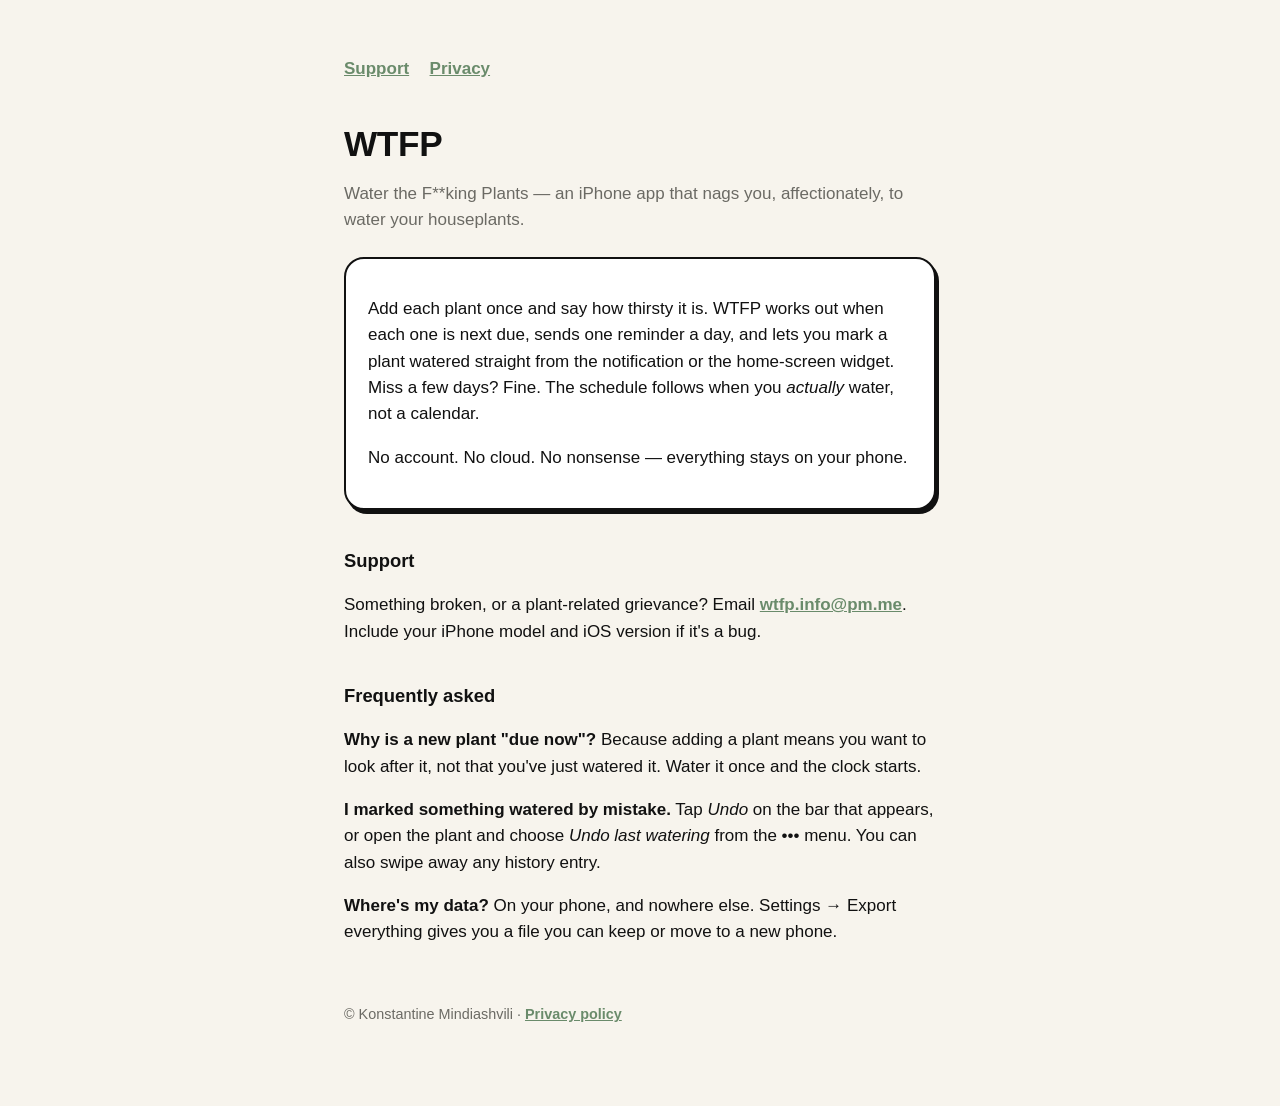
<file: index.html>
<!doctype html><html lang="en"><head><meta charset="utf-8"><meta name="viewport" content="width=device-width,initial-scale=1">
<title>WTFP — Water the F**king Plants</title><link rel="stylesheet" href="style.css"></head><body><main>
<nav><a href="./">Support</a><a href="privacy.html">Privacy</a></nav>
<h1>WTFP</h1><p class="sub">Water the F**king Plants — an iPhone app that nags you, affectionately, to water your houseplants.</p>
<div class="card"><p>Add each plant once and say how thirsty it is. WTFP works out when each one is next due, sends one reminder a day, and lets you mark a plant watered straight from the notification or the home-screen widget. Miss a few days? Fine. The schedule follows when you <em>actually</em> water, not a calendar.</p>
<p>No account. No cloud. No nonsense — everything stays on your phone.</p></div>
<h2>Support</h2>
<p>Something broken, or a plant-related grievance? Email <a href="mailto:wtfp.info@pm.me">wtfp.info@pm.me</a>. Include your iPhone model and iOS version if it's a bug.</p>
<h2>Frequently asked</h2>
<p><strong>Why is a new plant "due now"?</strong> Because adding a plant means you want to look after it, not that you've just watered it. Water it once and the clock starts.</p>
<p><strong>I marked something watered by mistake.</strong> Tap <em>Undo</em> on the bar that appears, or open the plant and choose <em>Undo last watering</em> from the ••• menu. You can also swipe away any history entry.</p>
<p><strong>Where's my data?</strong> On your phone, and nowhere else. Settings → Export everything gives you a file you can keep or move to a new phone.</p>
<footer>© Konstantine Mindiashvili · <a href="privacy.html">Privacy policy</a></footer></main></body></html>
</file>
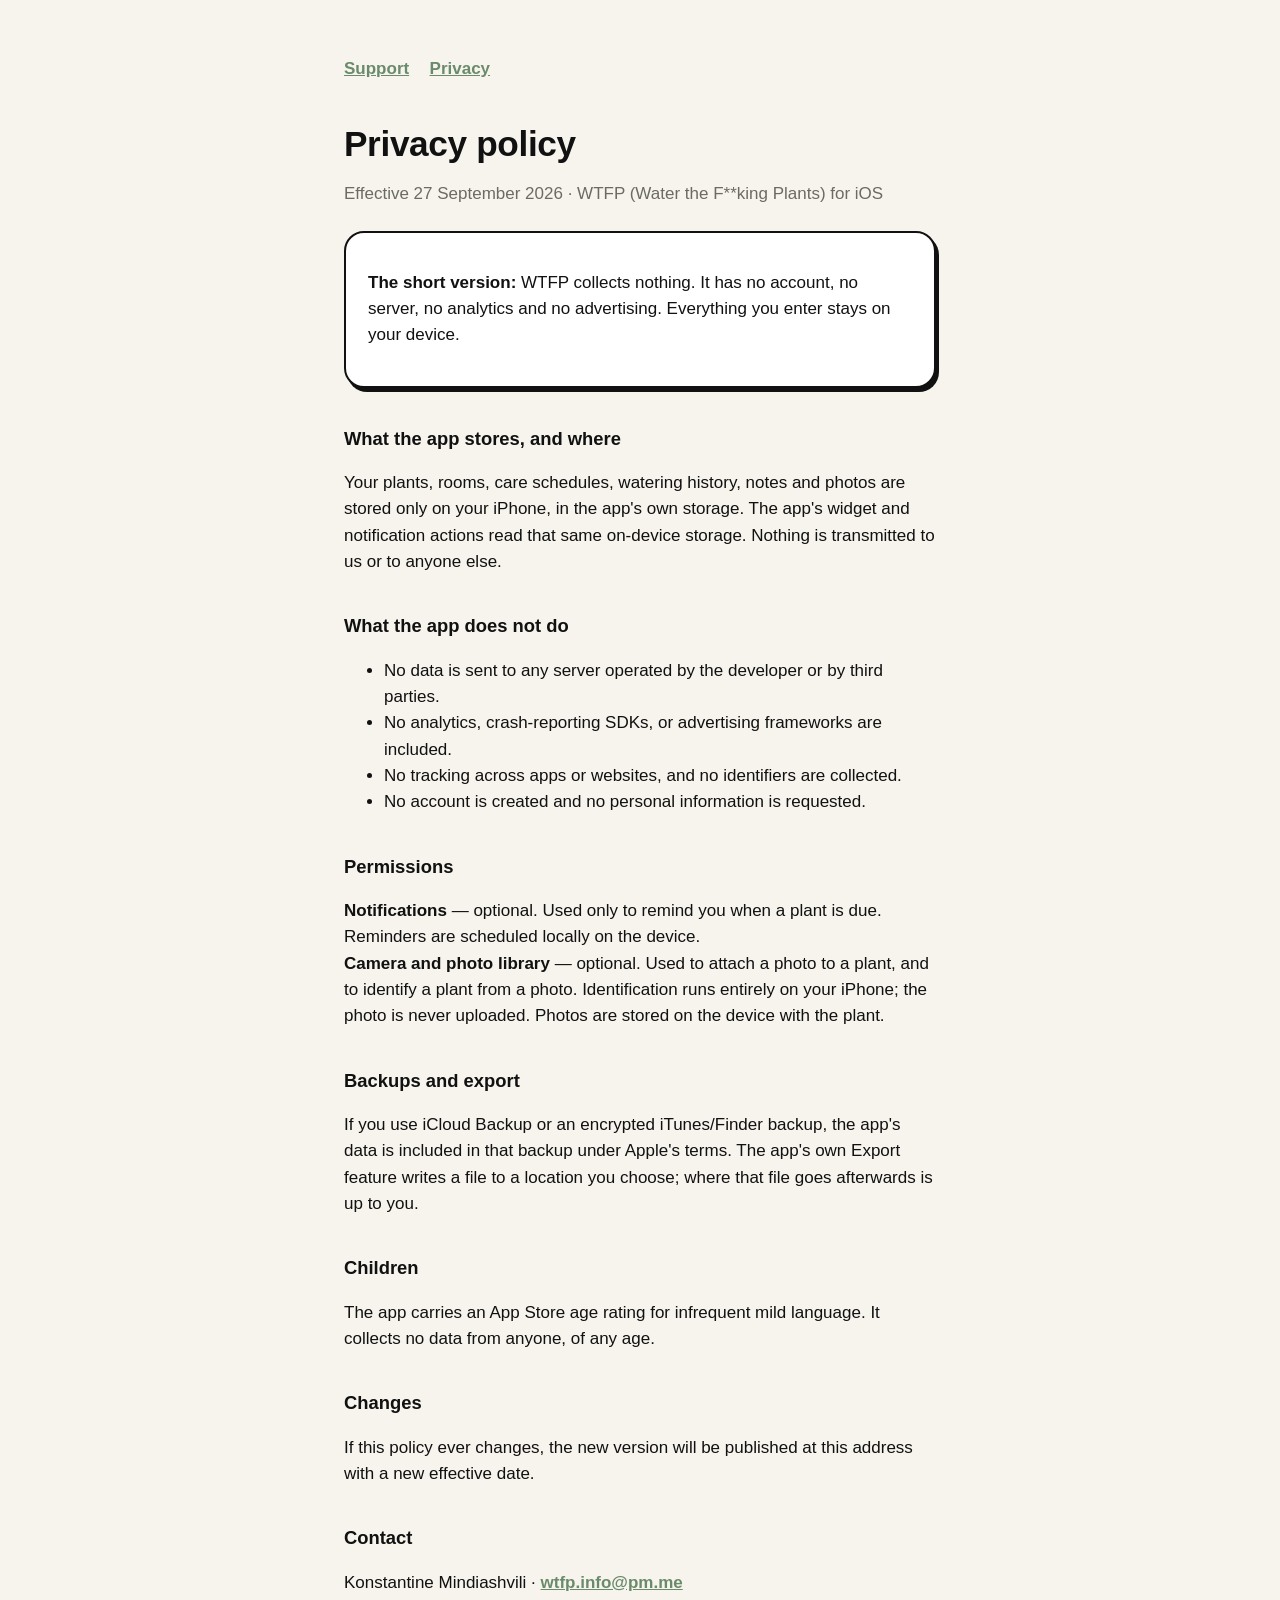
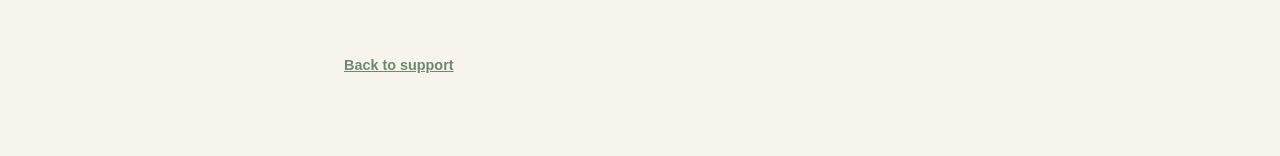
<file: privacy.html>
<!doctype html><html lang="en"><head><meta charset="utf-8"><meta name="viewport" content="width=device-width,initial-scale=1">
<title>WTFP — Privacy policy</title><link rel="stylesheet" href="style.css"></head><body><main>
<nav><a href="./">Support</a><a href="privacy.html">Privacy</a></nav>
<h1>Privacy policy</h1><p class="sub">Effective 27 September 2026 · WTFP (Water the F**king Plants) for iOS</p>
<div class="card"><p><strong>The short version:</strong> WTFP collects nothing. It has no account, no server, no analytics and no advertising. Everything you enter stays on your device.</p></div>
<h2>What the app stores, and where</h2>
<p>Your plants, rooms, care schedules, watering history, notes and photos are stored only on your iPhone, in the app's own storage. The app's widget and notification actions read that same on-device storage. Nothing is transmitted to us or to anyone else.</p>
<h2>What the app does not do</h2>
<ul><li>No data is sent to any server operated by the developer or by third parties.</li><li>No analytics, crash-reporting SDKs, or advertising frameworks are included.</li><li>No tracking across apps or websites, and no identifiers are collected.</li><li>No account is created and no personal information is requested.</li></ul>
<h2>Permissions</h2>
<p><strong>Notifications</strong> — optional. Used only to remind you when a plant is due. Reminders are scheduled locally on the device.<br>
<strong>Camera and photo library</strong> — optional. Used to attach a photo to a plant, and to identify a plant from a photo. Identification runs entirely on your iPhone; the photo is never uploaded. Photos are stored on the device with the plant.</p>
<h2>Backups and export</h2>
<p>If you use iCloud Backup or an encrypted iTunes/Finder backup, the app's data is included in that backup under Apple's terms. The app's own Export feature writes a file to a location you choose; where that file goes afterwards is up to you.</p>
<h2>Children</h2>
<p>The app carries an App Store age rating for infrequent mild language. It collects no data from anyone, of any age.</p>
<h2>Changes</h2>
<p>If this policy ever changes, the new version will be published at this address with a new effective date.</p>
<h2>Contact</h2>
<p>Konstantine Mindiashvili · <a href="mailto:wtfp.info@pm.me">wtfp.info@pm.me</a></p>
<footer><a href="./">Back to support</a></footer></main></body></html>
</file>
<file: style.css>
:root{--paper:#F7F4ED;--ink:#111;--subtle:#6B6A64;--sage:#6A8B6B;--card:#fff}
@media(prefers-color-scheme:dark){:root{--paper:#141412;--ink:#F2EFE8;--subtle:#A9A79E;--sage:#8CAD8B;--card:#24231F}}
*{box-sizing:border-box}body{margin:0;background:var(--paper);color:var(--ink);font:17px/1.55 -apple-system,"Helvetica Neue",Arial,sans-serif}
main{max-width:640px;margin:0 auto;padding:56px 24px 80px}h1{font-size:2.2rem;line-height:1.1;margin:0 0 .3em;letter-spacing:-.01em}
h2{font-size:1.15rem;margin:2em 0 .5em}p,li{color:var(--ink)}.sub{color:var(--subtle)}a{color:var(--sage);font-weight:600}
.card{background:var(--card);border:2px solid var(--ink);border-radius:20px;padding:20px 22px;box-shadow:3px 4px 0 var(--ink);margin:1.4em 0}
nav{margin-bottom:2.5em}nav a{margin-right:1.2em}footer{margin-top:4em;color:var(--subtle);font-size:.9rem}
</file>
